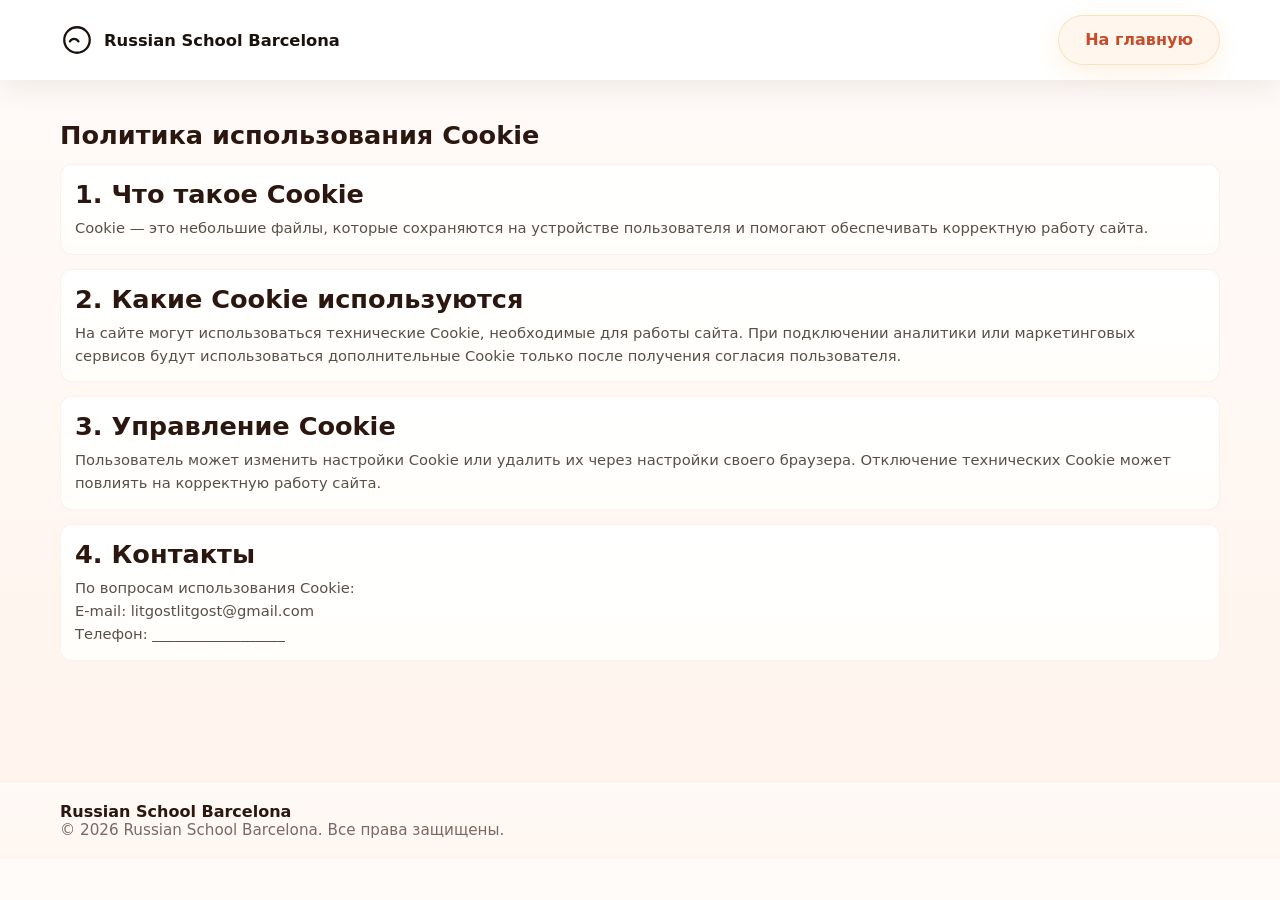
<file: cookie-policy.html>
<!doctype html>
<html lang="ru">
<head>
  <meta charset="utf-8" />
  <meta name="viewport" content="width=device-width,initial-scale=1" />
  <title>Политика Cookie — Russian School Barcelona</title>
  <meta name="description" content="Политика использования Cookie Russian School Barcelona." />
  <link rel="stylesheet" href="style.css">
</head>
<body>
  <a class="skip-link" href="#content">Перейти к содержимому</a>

  <header class="site-header scrolled" role="banner" aria-label="Главная шапка">
    <div class="container header-inner">
      <a class="logo" href="index.html" aria-label="Перейти на главную">
        <svg class="logo-icon" width="28" height="28" viewBox="0 0 24 24" fill="none" xmlns="http://www.w3.org/2000/svg" aria-hidden="true">
          <circle cx="12" cy="12" r="9" stroke="currentColor" stroke-width="1.6" fill="none" />
          <path d="M7 13c1.5-2.5 4.5-2.5 6 0" stroke="currentColor" stroke-width="1.6" stroke-linecap="round" stroke-linejoin="round" fill="none"/>
        </svg>
        <span class="logo-text">Russian School Barcelona</span>
      </a>
      <div class="header-controls">
        <a class="btn btn-secondary" href="index.html">На главную</a>
      </div>
    </div>
  </header>

  <main id="content" class="legal-page">
    <section class="contact" aria-labelledby="legal-title">
      <div class="container">
        <h1 id="legal-title" class="section-title">Политика использования Cookie</h1>

        <article class="cookie-option">
          <h2 class="section-title">1. Что такое Cookie</h2>
          <p>Cookie — это небольшие файлы, которые сохраняются на устройстве пользователя и помогают обеспечивать корректную работу сайта.</p>
        </article>

        <article class="cookie-option">
          <h2 class="section-title">2. Какие Cookie используются</h2>
          <p>На сайте могут использоваться технические Cookie, необходимые для работы сайта. При подключении аналитики или маркетинговых сервисов будут использоваться дополнительные Cookie только после получения согласия пользователя.</p>
        </article>

        <article class="cookie-option">
          <h2 class="section-title">3. Управление Cookie</h2>
          <p>Пользователь может изменить настройки Cookie или удалить их через настройки своего браузера. Отключение технических Cookie может повлиять на корректную работу сайта.</p>
        </article>

        <article class="cookie-option">
          <h2 class="section-title">4. Контакты</h2>
          <p>По вопросам использования Cookie:<br>E-mail: litgostlitgost@gmail.com<br>Телефон: __________________</p>
        </article>
      </div>
    </section>
  </main>

  <footer class="site-footer">
    <div class="container footer-inner">
      <div class="footer-left">
        <div class="logo-small">Russian School Barcelona</div>
        <div class="footer-copy">© 2026 Russian School Barcelona. Все права защищены.</div>
      </div>
    </div>
  </footer>
</body>
</html>
</file>
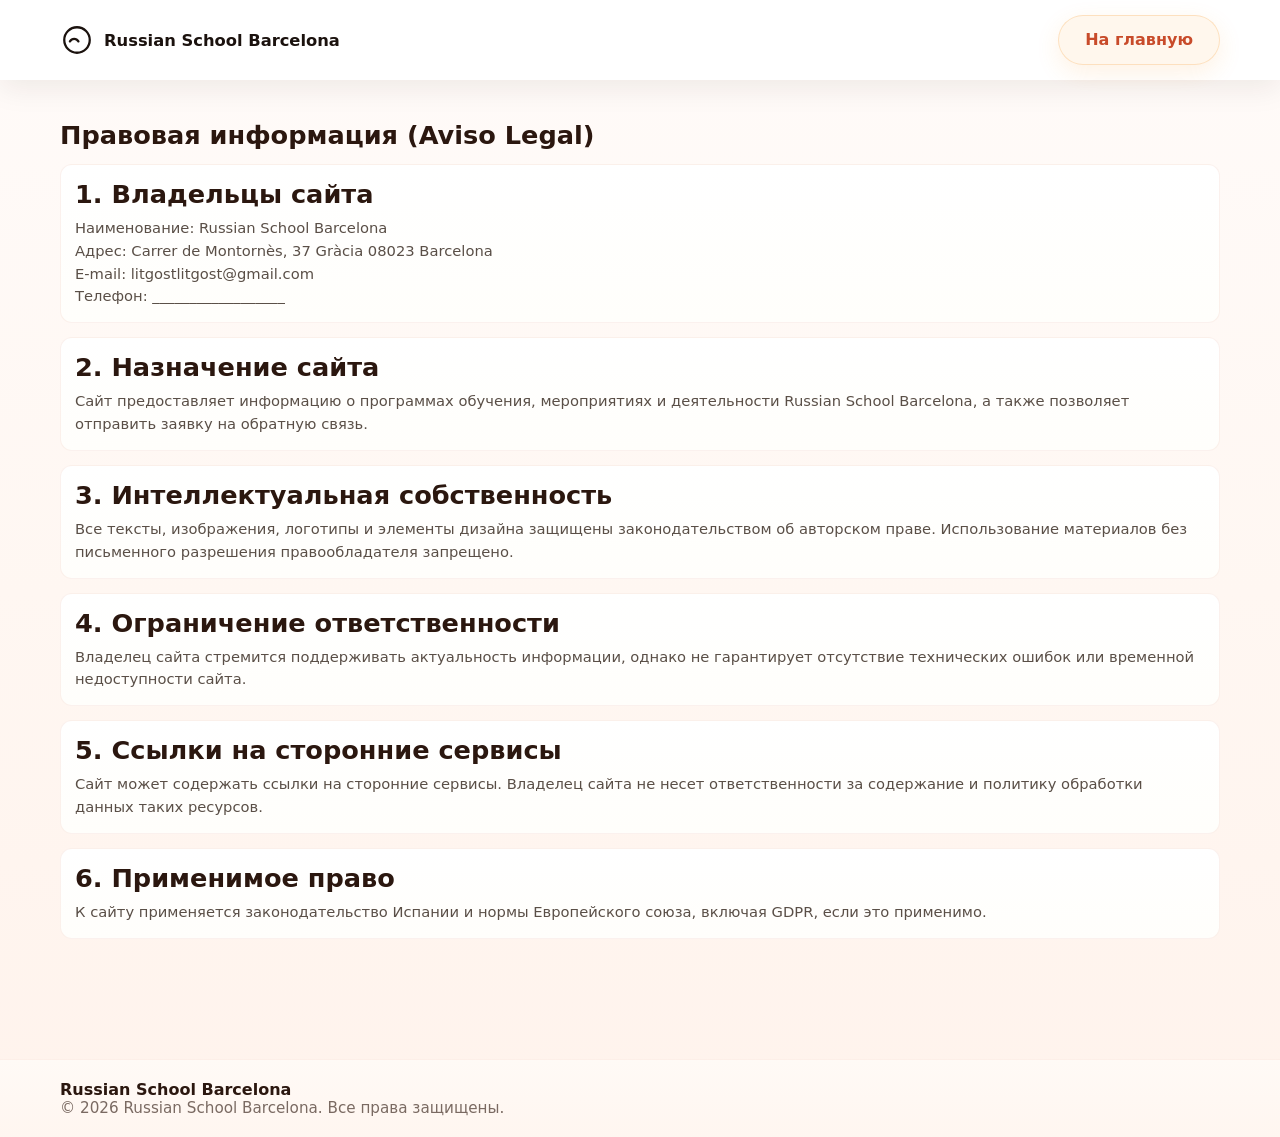
<file: legal-notice.html>
<!doctype html>
<html lang="ru">
<head>
  <meta charset="utf-8" />
  <meta name="viewport" content="width=device-width,initial-scale=1" />
  <title>Правовая информация (Aviso Legal) — Russian School Barcelona</title>
  <meta name="description" content="Правовая информация (Aviso Legal) Russian School Barcelona." />
  <link rel="stylesheet" href="style.css">
</head>
<body>
  <a class="skip-link" href="#content">Перейти к содержимому</a>

  <header class="site-header scrolled" role="banner" aria-label="Главная шапка">
    <div class="container header-inner">
      <a class="logo" href="index.html" aria-label="Перейти на главную">
        <svg class="logo-icon" width="28" height="28" viewBox="0 0 24 24" fill="none" xmlns="http://www.w3.org/2000/svg" aria-hidden="true">
          <circle cx="12" cy="12" r="9" stroke="currentColor" stroke-width="1.6" fill="none" />
          <path d="M7 13c1.5-2.5 4.5-2.5 6 0" stroke="currentColor" stroke-width="1.6" stroke-linecap="round" stroke-linejoin="round" fill="none"/>
        </svg>
        <span class="logo-text">Russian School Barcelona</span>
      </a>
      <div class="header-controls">
        <a class="btn btn-secondary" href="index.html">На главную</a>
      </div>
    </div>
  </header>

  <main id="content" class="legal-page">
    <section class="contact" aria-labelledby="legal-title">
      <div class="container">
        <h1 id="legal-title" class="section-title">Правовая информация (Aviso Legal)</h1>

        <article class="cookie-option">
          <h2 class="section-title">1. Владельцы сайта</h2>
          <p>Наименование: Russian School Barcelona<br>Адрес: Carrer de Montornès, 37 Gràcia 08023 Barcelona<br>E-mail: litgostlitgost@gmail.com<br>Телефон: __________________</p>
        </article>

        <article class="cookie-option">
          <h2 class="section-title">2. Назначение сайта</h2>
          <p>Сайт предоставляет информацию о программах обучения, мероприятиях и деятельности Russian School Barcelona, а также позволяет отправить заявку на обратную связь.</p>
        </article>

        <article class="cookie-option">
          <h2 class="section-title">3. Интеллектуальная собственность</h2>
          <p>Все тексты, изображения, логотипы и элементы дизайна защищены законодательством об авторском праве. Использование материалов без письменного разрешения правообладателя запрещено.</p>
        </article>

        <article class="cookie-option">
          <h2 class="section-title">4. Ограничение ответственности</h2>
          <p>Владелец сайта стремится поддерживать актуальность информации, однако не гарантирует отсутствие технических ошибок или временной недоступности сайта.</p>
        </article>

        <article class="cookie-option">
          <h2 class="section-title">5. Ссылки на сторонние сервисы</h2>
          <p>Сайт может содержать ссылки на сторонние сервисы. Владелец сайта не несет ответственности за содержание и политику обработки данных таких ресурсов.</p>
        </article>

        <article class="cookie-option">
          <h2 class="section-title">6. Применимое право</h2>
          <p>К сайту применяется законодательство Испании и нормы Европейского союза, включая GDPR, если это применимо.</p>
        </article>
      </div>
    </section>
  </main>

  <footer class="site-footer">
    <div class="container footer-inner">
      <div class="footer-left">
        <div class="logo-small">Russian School Barcelona</div>
        <div class="footer-copy">© 2026 Russian School Barcelona. Все права защищены.</div>
      </div>
    </div>
  </footer>
</body>
</html>
</file>
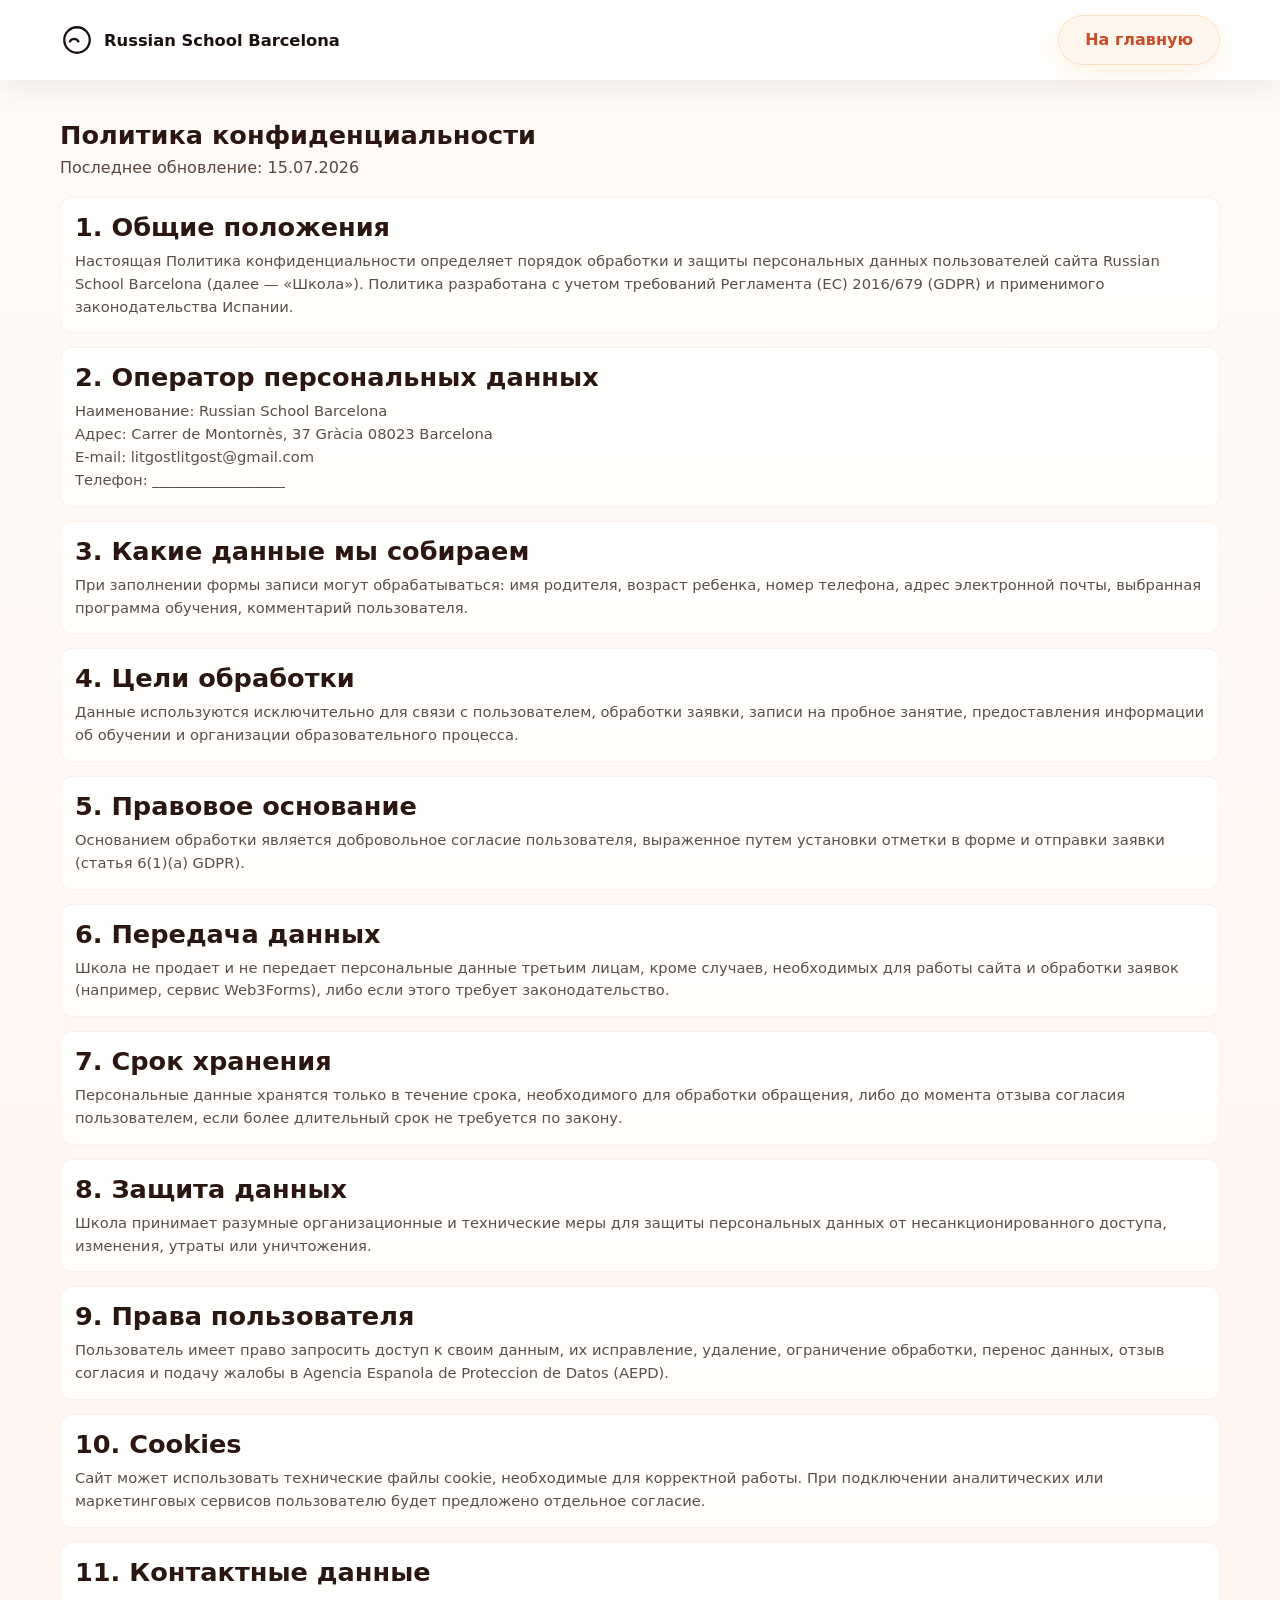
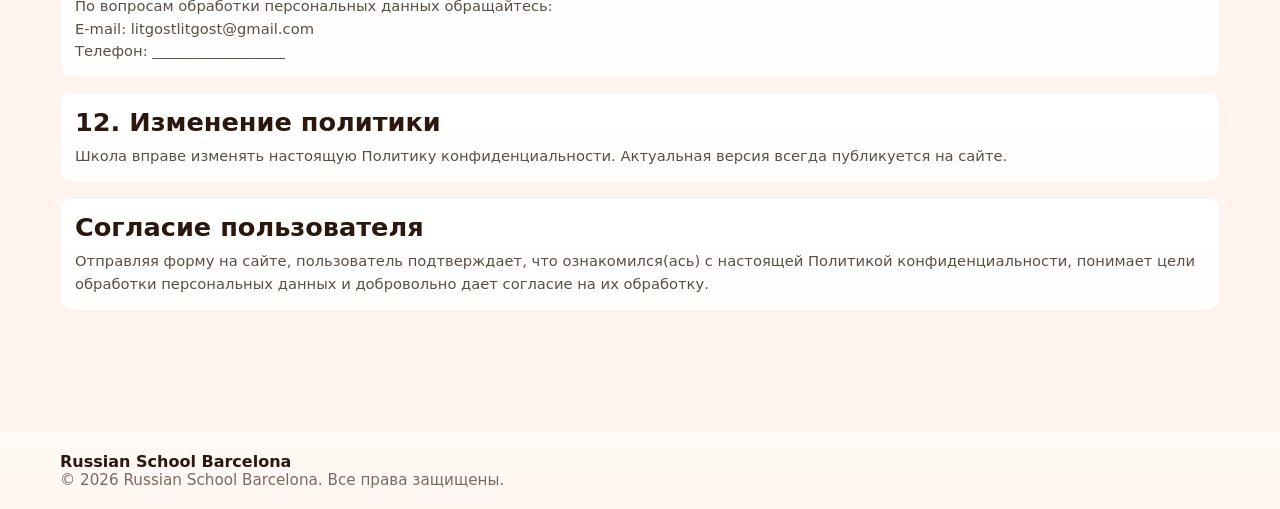
<file: privacy-policy.html>
<!doctype html>
<html lang="ru">
<head>
  <meta charset="utf-8" />
  <meta name="viewport" content="width=device-width,initial-scale=1" />
  <title>Политика конфиденциальности — Russian School Barcelona</title>
  <meta name="description" content="Политика конфиденциальности Russian School Barcelona." />
  <link rel="stylesheet" href="style.css">
</head>
<body>
  <a class="skip-link" href="#content">Перейти к содержимому</a>

  <header class="site-header scrolled" role="banner" aria-label="Главная шапка">
    <div class="container header-inner">
      <a class="logo" href="index.html" aria-label="Перейти на главную">
        <svg class="logo-icon" width="28" height="28" viewBox="0 0 24 24" fill="none" xmlns="http://www.w3.org/2000/svg" aria-hidden="true">
          <circle cx="12" cy="12" r="9" stroke="currentColor" stroke-width="1.6" fill="none" />
          <path d="M7 13c1.5-2.5 4.5-2.5 6 0" stroke="currentColor" stroke-width="1.6" stroke-linecap="round" stroke-linejoin="round" fill="none"/>
        </svg>
        <span class="logo-text">Russian School Barcelona</span>
      </a>
      <div class="header-controls">
        <a class="btn btn-secondary" href="index.html">На главную</a>
      </div>
    </div>
  </header>

  <main id="content" class="legal-page">
    <section class="contact" aria-labelledby="legal-title">
      <div class="container">
        <h1 id="legal-title" class="section-title">Политика конфиденциальности</h1>
        <p class="section-lead">Последнее обновление: 15.07.2026</p>

        <article class="cookie-option">
          <h2 class="section-title">1. Общие положения</h2>
          <p>Настоящая Политика конфиденциальности определяет порядок обработки и защиты персональных данных пользователей сайта Russian School Barcelona (далее — «Школа»). Политика разработана с учетом требований Регламента (ЕС) 2016/679 (GDPR) и применимого законодательства Испании.</p>
        </article>

        <article class="cookie-option">
          <h2 class="section-title">2. Оператор персональных данных</h2>
          <p>Наименование: Russian School Barcelona<br>Адрес: Carrer de Montornès, 37 Gràcia 08023 Barcelona<br>E-mail: litgostlitgost@gmail.com<br>Телефон: __________________</p>
        </article>

        <article class="cookie-option">
          <h2 class="section-title">3. Какие данные мы собираем</h2>
          <p>При заполнении формы записи могут обрабатываться: имя родителя, возраст ребенка, номер телефона, адрес электронной почты, выбранная программа обучения, комментарий пользователя.</p>
        </article>

        <article class="cookie-option">
          <h2 class="section-title">4. Цели обработки</h2>
          <p>Данные используются исключительно для связи с пользователем, обработки заявки, записи на пробное занятие, предоставления информации об обучении и организации образовательного процесса.</p>
        </article>

        <article class="cookie-option">
          <h2 class="section-title">5. Правовое основание</h2>
          <p>Основанием обработки является добровольное согласие пользователя, выраженное путем установки отметки в форме и отправки заявки (статья 6(1)(a) GDPR).</p>
        </article>

        <article class="cookie-option">
          <h2 class="section-title">6. Передача данных</h2>
          <p>Школа не продает и не передает персональные данные третьим лицам, кроме случаев, необходимых для работы сайта и обработки заявок (например, сервис Web3Forms), либо если этого требует законодательство.</p>
        </article>

        <article class="cookie-option">
          <h2 class="section-title">7. Срок хранения</h2>
          <p>Персональные данные хранятся только в течение срока, необходимого для обработки обращения, либо до момента отзыва согласия пользователем, если более длительный срок не требуется по закону.</p>
        </article>

        <article class="cookie-option">
          <h2 class="section-title">8. Защита данных</h2>
          <p>Школа принимает разумные организационные и технические меры для защиты персональных данных от несанкционированного доступа, изменения, утраты или уничтожения.</p>
        </article>

        <article class="cookie-option">
          <h2 class="section-title">9. Права пользователя</h2>
          <p>Пользователь имеет право запросить доступ к своим данным, их исправление, удаление, ограничение обработки, перенос данных, отзыв согласия и подачу жалобы в Agencia Espanola de Proteccion de Datos (AEPD).</p>
        </article>

        <article class="cookie-option">
          <h2 class="section-title">10. Cookies</h2>
          <p>Сайт может использовать технические файлы cookie, необходимые для корректной работы. При подключении аналитических или маркетинговых сервисов пользователю будет предложено отдельное согласие.</p>
        </article>

        <article class="cookie-option">
          <h2 class="section-title">11. Контактные данные</h2>
          <p>По вопросам обработки персональных данных обращайтесь:<br>E-mail: litgostlitgost@gmail.com<br>Телефон: __________________</p>
        </article>

        <article class="cookie-option">
          <h2 class="section-title">12. Изменение политики</h2>
          <p>Школа вправе изменять настоящую Политику конфиденциальности. Актуальная версия всегда публикуется на сайте.</p>
        </article>

        <article class="cookie-option">
          <h2 class="section-title">Согласие пользователя</h2>
          <p>Отправляя форму на сайте, пользователь подтверждает, что ознакомился(ась) с настоящей Политикой конфиденциальности, понимает цели обработки персональных данных и добровольно дает согласие на их обработку.</p>
        </article>
      </div>
    </section>
  </main>

  <footer class="site-footer">
    <div class="container footer-inner">
      <div class="footer-left">
        <div class="logo-small">Russian School Barcelona</div>
        <div class="footer-copy">© 2026 Russian School Barcelona. Все права защищены.</div>
      </div>
    </div>
  </footer>
</body>
</html>
</file>
<file: style.css>
﻿:root{
  --max-w:1200px;
  --bg-1: #FFD9C2; /* warm */
  --bg-2: #FFE8B8;
  --accent: #C84B2A;
  --muted: #6b5a50;
  --radius: 12px;
  --radius-lg: 16px;
  --shadow-1: 0 8px 20px rgba(34,20,12,0.06);
  --shadow-2: 0 16px 40px rgba(34,20,12,0.08);
  --glass: linear-gradient(180deg,#fff,#fffefb);
  --trans: 240ms;
}

*{box-sizing:border-box}
html,body{height:auto}
body{
  margin:0;
  font-family: Inter, system-ui, -apple-system, "Segoe UI", Roboto, "Helvetica Neue", Arial;
  color:#1b120e;
  -webkit-font-smoothing:antialiased;
  -moz-osx-font-smoothing:grayscale;
  background-color:#fffaf7;
  background-image:linear-gradient(180deg, #fffbf9 0%, #fff7f2 52%, #fff3ec 100%);
}

.skip-link{position:absolute;left:8px;top:8px;padding:8px 12px;background:#fff;border-radius:8px;color:var(--accent);z-index:60;transform:translateY(-120%);transition:transform .18s ease}
.skip-link:focus{transform:translateY(0);outline:2px solid rgba(200,80,40,0.12)}

.container{
  max-width:var(--max-w);
  margin:0 auto;
  padding:0 20px;
}

/* --- Header / Navigation --- */
.site-header{
  position:absolute;
  top:0;
  left:0;
  right:0;
  z-index:90;
  backdrop-filter: blur(8px);
  background: rgba(255,255,255,0.60);
  transition: background var(--trans) ease, box-shadow var(--trans) ease;
}
.site-header.scrolled{background: rgba(255,255,255,0.90); box-shadow: 0 8px 30px rgba(34,20,12,0.08)}
.header-inner{height:80px; display:flex; align-items:center; justify-content:space-between; gap:18px}

.logo{display:flex;align-items:center;gap:10px;text-decoration:none;color:inherit;font-weight:700}
.logo-icon{display:block;height:34px;width:auto;object-fit:contain}
.logo-text{font-size:1.02rem}

.primary-nav{display:block}
.nav-list{display:flex;gap:18px;align-items:center;list-style:none;margin:0;padding:0}
.nav-link{display:inline-block;padding:8px 6px;color:var(--muted);text-decoration:none;position:relative;transition:color var(--trans) ease, transform var(--trans) ease}
.nav-link:hover{color:var(--accent);transform:translateY(-2px)}
.nav-link.active, .nav-link[aria-current="true"]{color:var(--accent);}

.header-controls{display:flex;align-items:center;gap:12px}
.btn{display:inline-flex;align-items:center;justify-content:center;padding:14px 28px;border-radius:999px;text-decoration:none;font-weight:700;line-height:1.2;transition:transform var(--trans) ease, box-shadow var(--trans) ease, background var(--trans) ease}
.btn-cta{background:linear-gradient(90deg,#ffb26b,#ff8a5a);color:#fff;box-shadow:0 8px 30px rgba(255,138,90,0.12)}
.btn-cta:hover{transform:translateY(-4px) scale(1.02);box-shadow:0 20px 44px rgba(255,138,90,0.14)}
.btn-secondary{background:rgba(247,147,30,0.1);color:var(--accent);border:1px solid rgba(247,147,30,0.22);box-shadow:0 8px 24px rgba(247,147,30,0.12)}
.btn-secondary:hover{background:rgba(247,147,30,0.16);transform:translateY(-2px)}

.burger{display:none;border:0;background:transparent;padding:8px;cursor:pointer}
.burger-box{width:28px;height:18px;display:inline-block;position:relative}
.burger-inner, .burger-inner::before, .burger-inner::after{display:block;background:var(--muted);height:2px;border-radius:2px;position:relative}
.burger-inner{top:8px}
.burger-inner::before, .burger-inner::after{content:"";position:absolute;left:0;right:0}
.burger-inner::before{top:-8px}
.burger-inner::after{top:8px}
.burger[aria-expanded="true"] .burger-inner{background:transparent}
.burger[aria-expanded="true"] .burger-inner::before{transform:rotate(45deg) translate(4px,4px)}
.burger[aria-expanded="true"] .burger-inner::after{transform:rotate(-45deg) translate(4px,-4px)}

.mobile-menu{position:fixed;inset:0;background:rgba(255,253,250,0.98);display:flex;align-items:center;justify-content:center;z-index:95;opacity:0;pointer-events:none;transition:opacity .28s ease, transform .28s ease}
.mobile-menu[aria-hidden="false"]{opacity:1;pointer-events:auto}
.mobile-menu-inner{width:100%;max-width:520px;padding:32px}
.mobile-menu nav ul{list-style:none;padding:0;margin:0;display:flex;flex-direction:column;gap:18px}
.mobile-link{display:block;font-size:1.5rem;text-decoration:none;color:var(--muted);padding:10px}
.mobile-cta{display:inline-block;margin-top:12px;padding:12px 18px;border-radius:999px;background:linear-gradient(90deg,#ffb26b,#ff8a5a);color:#fff;text-align:center}

@media (max-width:768px){
  .primary-nav{display:none}
  .burger{display:inline-flex}
  .header-controls .btn-cta{display:none}
}

/* =============================================
   FOX MASCOT — universal system
   ============================================= */
.fox{
  position:absolute;
  pointer-events:none;
  user-select:none;
  width:140px;
  height:auto;
  z-index:4;
}

/* Hero fox — выглядывает снизу справа */
.fox-hero{
  right:0;
  bottom:0;
  width:150px;
  transform:translateY(30%);
  z-index:3;
}

/* О школе: лисичка удалена */
.about-visual{
  position:relative;
}

/* Преимущества: лисичка удалена */
.benefits-right{
  position:relative;
}

/* Возрастные группы: выглядывает из-за панели вкладок */
.ages-tabs-wrap{
  position:relative;
}
.fox-ages{
  position:absolute;
  right:-10px;
  bottom:-40px;
  width:120px;
  transform:rotate(-5deg);
  z-index:5;
}

/* События: лисичка удалена */
.event-card-first{
  position:relative;
}

/* FAQ: выглядывает из-за первой карточки */
.faq-card-first{
  position:relative;
  overflow:visible;
}
.fox-faq{
  position:absolute;
  top:auto;
  bottom:-12px;
  left:auto;
  right:16px;
  width:110px;
  transform:none;
  z-index:5;
}

/* Преподаватели: лисичка удалена */
.team-photo-wrap{
  position:relative;
}

/* Контакты: рядом с кнопкой WhatsApp */
.ccard-wa{
  overflow:visible;
}
.fox-contact{
  position:absolute;
  right:-12px;
  bottom:-16px;
  width:130px;
  transform:rotate(5deg);
  z-index:5;
  pointer-events:none;
}

@media (max-width:1080px){
  .fox{ width:100px; }
  .fox-hero{ width:110px; }
  .fox-ages{ width:100px; }
  .fox-faq{ width:90px; }
  .fox-contact{ width:100px; }
}

@media (max-width:720px){
  .logo-icon{height:60px; width:auto;}
  .fox{ width:70px; }
  .fox-hero{ width:80px; display:none !important; }
  .fox-ages{ width:70px; bottom:-30px; }
  .fox-faq{ width:70px; top:-20px; left:-16px; }
  .fox-contact{ width:70px; right:-6px; bottom:-10px; }
}

.hero{
  position:relative;
  width:100vw;
  min-height:100vh;
  margin-left:calc(-50vw + 50%);
  background-size:cover;
  background-position:center;
  background-attachment:fixed;
  overflow:hidden;
  display:flex;
  align-items:flex-start;
}

.hero-overlay{
  position:absolute;
  inset:0;
  background:rgba(0,0,0,0.25);
  pointer-events:none;
}

.hero-gradient{
  position:absolute;
  inset:0;
  background:linear-gradient(
    90deg,
    rgba(0,0,0,0.55) 0%,
    rgba(0,0,0,0.35) 35%,
    rgba(0,0,0,0.10) 65%,
    rgba(0,0,0,0) 100%
  );
  pointer-events:none;
}

.hero::before{
  content:'';
}

.hero::after{
  content:'';
}

.hero-inner{
  position:relative;
  z-index:2;
  width:100%;
  padding-top:140px;
  padding-left:max(100px, 6vw);
  padding-right:20px;
  display:flex;
  align-items:flex-start;
}

.hero-glass-box{
  background:rgba(255,255,255,0.12);
  backdrop-filter:blur(20px);
  -webkit-backdrop-filter:blur(20px);
  border:1px solid rgba(255,255,255,0.18);
  border-radius:28px;
  padding:48px;
  box-shadow:0 20px 60px rgba(0,0,0,0.18);
  max-width:620px;
  opacity:0;
  transform:translateY(20px);
  animation:fadeUp .8s ease forwards .12s;
}

.hero-copy{
  max-width:560px;
}

.hero-badge{
  display:inline-flex;
  align-items:center;
  padding:12px 18px;
  border-radius:999px;
  border:1px solid rgba(255,255,255,0.25);
  background:rgba(255,255,255,0.12);
  font-size:0.95rem;
  color:#fff;
  backdrop-filter:blur(8px);
  margin-bottom:36px;
  opacity:0;
  transform:translateY(18px);
  animation:fadeUp .8s ease forwards .16s;
}

.hero-title{
  margin:0 0 32px 0;
  font-size:clamp(3.8rem, 5vw, 4.2rem);
  line-height:1.06;
  letter-spacing:-0.03em;
  font-weight:800;
  max-width:18ch;
  color:#fff;
  text-align:left;
  opacity:0;
  transform:translateY(18px);
  animation:fadeUp .8s ease forwards .24s;
}

.hero-description{
  margin:0 0 28px 0;
  font-size:1.1rem;
  line-height:1.9;
  color:rgba(255,255,255,0.95);
  max-width:36rem;
  opacity:0;
  transform:translateY(18px);
  animation:fadeUp .8s ease forwards .32s;
}

.hero-tagline{
  margin:0 0 40px 0;
  font-size:1rem;
  color:rgba(255,255,255,0.85);
  opacity:0;
  transform:translateY(18px);
  animation:fadeUp .8s ease forwards .40s;
}

.hero-action{
  display:flex;
  flex-wrap:wrap;
  gap:18px;
  margin-top:8px;
  opacity:0;
  transform:translateY(18px);
  animation:fadeUp .8s ease forwards .48s;
}

.hero-cta{
  display:inline-flex;
  align-items:center;
  justify-content:center;
  min-width:220px;
  height:56px;
  padding:0 32px;
  border-radius:999px;
  font-weight:700;
  text-decoration:none;
  transition:transform var(--trans), box-shadow var(--trans), background var(--trans), border-color var(--trans);
}

.hero-cta-primary{
  background:#F7931E;
  color:#fff;
  box-shadow:0 18px 36px rgba(247,147,30,0.32);
}

.hero-cta-secondary{
  background:rgba(255,255,255,0.18);
  color:#fff;
  border:1px solid rgba(255,255,255,0.35);
  backdrop-filter:blur(8px);
  box-shadow:0 14px 35px rgba(0,0,0,0.15);
}

.hero-cta:hover{
  transform:translateY(-2px) scale(1.03);
}

.mobile-only{display:none!important;}


@keyframes fadeUp{
  to{opacity:1; transform:translateY(0);}
}

@keyframes fadeInRight{
  to{opacity:1; transform:translateX(0);}
}

@media (max-width:980px){
  .hero{ background-attachment:scroll; }
  .hero-inner{padding-top:120px; padding-left:max(60px, 5vw);}
  .hero-glass-box{padding:36px;}
  .fox-faq{ width:70px; right:12px; bottom:6px; top:auto; left:auto; }
  .hero-description{font-size:1rem;}
}

@media (max-width:720px){
  .desktop-only{display:none!important;}
  .mobile-only{display:block!important;}
  .hero{position:relative; overflow:hidden; min-height:100svh; width:100%; background-image:none!important;}
  .hero-inner{padding:0; min-height:100svh; flex-direction:column; align-items:stretch; justify-content:flex-start; gap:0; position:relative; z-index:2;}
  .hero-mobile-image{position:absolute; inset:0; width:100%; height:100%; object-fit:cover; z-index:0; pointer-events:none;}
  .hero-overlay,
  .hero-gradient{z-index:1;}
  .hero-glass-box{position:absolute; inset:0; width:100%; height:100%; max-width:none; margin:0; z-index:2; background:none!important; border:none!important; box-shadow:none!important; backdrop-filter:none!important; -webkit-backdrop-filter:none!important; border-radius:0; padding:0;}
  .hero-copy{position:absolute; top:96px; left:16px; right:auto; z-index:3; text-align:left; margin:0; width:fit-content; max-width:calc(100vw - 32px); box-sizing:border-box; background:rgba(255,255,255,0.12); backdrop-filter:blur(20px); -webkit-backdrop-filter:blur(20px); border:1px solid rgba(255,255,255,0.18); border-radius:28px; box-shadow:0 20px 60px rgba(0,0,0,0.18); padding:18px 20px;}
  .hero-title{display:none!important; font-size:clamp(2.4rem, 8vw, 3.2rem); margin-bottom:18px;}
  .hero-description.mobile-only{font-size:25px; line-height:1.12; color:#fff; text-shadow:0 2px 14px rgba(0,0,0,0.45); margin:0; text-align:left; max-width:none;}
  .hero-mobile-main{display:block;}
  .hero-mobile-age{display:block; margin-top:8px; font-size:65%;}
  .hero-badge{margin-bottom:24px; font-size:0.9rem;}
  .hero-description,
  .hero-tagline{margin-left:0; margin-right:0; text-align:left;}
  .hero-action{position:absolute; left:50%!important; right:auto!important; bottom:80px!important; transform:translateX(-50%)!important; z-index:3; gap:12px; width:max-content!important; max-width:calc(100vw - 40px)!important; margin:0!important; align-self:auto;}
  .hero-action .btn,
  .hero-action .hero-cta{width:auto!important; max-width:calc(100vw - 40px)!important; min-width:0!important; box-sizing:border-box; white-space:normal; text-align:center; padding:15px 31px; font-size:1.0625rem;}
  .hero-cta{min-width:180px; font-size:0.95rem;}
}

@media (max-width:520px){
  .hero-copy{top:96px; left:16px; right:auto; width:fit-content; max-width:calc(100vw - 32px);}
  .hero-action{bottom:120px !important;}
}

.eyebrow{color:var(--accent);font-weight:700;letter-spacing:0.06em;margin:0 0 8px 0}

.about{padding:120px 0}
.about-grid{
  display:grid;
  grid-template-columns:55% 45%;
  gap:72px;
  align-items:start;
}
.about-text .section-title{margin-bottom:20px; font-size:clamp(2.5rem, 5vw, 4rem); line-height:1.08;}
.about-text p{margin:0 0 22px 0; color:#3f342e; font-size:1.05rem; line-height:1.75; max-width:660px;}
.about-visual img:not(.fox){
  width:100%;
  display:block;
  height:auto;
  object-fit:cover;
  object-position:center;
  border-radius:24px;
  box-shadow:var(--shadow-2);
}

@media (max-width:980px){
  .about-grid{grid-template-columns:1fr; gap:48px;}
  .about-text .section-title{font-size:clamp(2.2rem, 7vw, 3rem);}
}

@media (max-width:600px){
}

/* --- Events section --- */
.events{padding:120px 0}
.events-title{margin:0 0 20px 0;font-size:clamp(2.8rem, 5vw, 4.2rem);line-height:1.05;font-weight:800;color:#222;letter-spacing:-0.02em;text-align:center;}
.events-description{margin:0 auto 32px;color:#5a4f47;max-width:820px;font-size:1.05rem;line-height:1.8;text-align:center;}
.events-action{margin-bottom:48px}
.events-grid{display:grid;grid-template-columns:repeat(3,minmax(0,1fr));gap:32px;}
.event-card{display:flex;flex-direction:column;background:#fff;border-radius:24px;box-shadow:0 20px 60px rgba(34,20,12,0.08);overflow:hidden;transition:transform var(--trans) ease,box-shadow var(--trans) ease;height:100%;}
.event-card:hover{transform:translateY(-8px);box-shadow:0 32px 80px rgba(34,20,12,0.14);}
.event-visual{position:relative;overflow:hidden;height:260px;flex-shrink:0;}
.event-visual img{width:100%;height:100%;object-fit:cover;display:block;transition:transform var(--trans) ease;}
.event-card:hover .event-visual img{transform:scale(1.04);}
.event-content{padding:32px;display:flex;flex-direction:column;flex:1;}
.event-title{margin:0 0 16px 0;color:#222;font-size:1.35rem;line-height:1.25;font-weight:800;}
.event-desc{margin:0 0 24px 0;color:#5a4f47;font-size:1rem;line-height:1.75;flex:1;}
.btn-secondary, .event-button{display:inline-flex;align-items:center;justify-content:center;padding:14px 26px;border-radius:999px;border:1px solid rgba(247,147,30,0.22);background:rgba(247,147,30,0.08);color:var(--accent);text-decoration:none;font-weight:700;transition:background var(--trans) ease,transform var(--trans) ease;}
.btn-secondary:hover, .event-button:hover{background:rgba(247,147,30,0.16);transform:translateY(-2px);}

@media (max-width:1080px){
  .events-grid{grid-template-columns:repeat(2,minmax(0,1fr));}
}

@media (max-width:720px){
  .events-grid{grid-template-columns:1fr;}
  .events{padding:80px 0;}
  .events-title{font-size:clamp(2.2rem, 7vw, 3rem);}
  .events-description{font-size:1rem;margin-bottom:28px;}
  .events-action{margin-bottom:32px;}
  .event-content{padding:28px;gap:20px;}
  .event-title{font-size:1.45rem;}
  .events .btn-secondary{font-size:1.125rem;}
}

@media (max-width:520px){
  .events{padding:60px 0;}
  .events-description{font-size:0.95rem;}
  .event-card{border-radius:20px;}
  .event-visual{min-height:260px;}
  .event-content{padding:22px;}
  .event-title{font-size:1.35rem;}
  .btn-secondary, .event-button{padding:12px 22px;}
}

/* --- Signup form --- */
.signup{padding:64px 0}
.signup .section-title{
  max-width:760px;
  margin:0 auto 22px;
  text-align:center;
}
.signup .section-lead{
  max-width:760px;
  margin:0 auto 20px;
  text-align:center;
}
.signup-form{max-width:920px;margin:0 auto;display:flex;flex-direction:column;gap:16px}
.form-row{display:flex;gap:16px}
.form-field{display:block}
.form-field input,.form-field textarea{width:100%;padding:16px;border-radius:10px;border:1px solid #e6dcd2;font-size:1rem;background:#fff}
.form-field.full{width:100%}
.form-actions{text-align:center;margin-top:8px}
.signup .btn-cta{padding:14px 36px}

.consent-error{
  margin-top:4px;
  color:#8a2f2f;
  font-size:0.9rem;
  line-height:1.4;
}

.btn-spinner{
  display:inline-block;
  width:14px;
  height:14px;
  border:2px solid rgba(255,255,255,0.45);
  border-top-color:#fff;
  border-radius:50%;
  margin-right:8px;
  animation:btnSpin .7s linear infinite;
  vertical-align:-2px;
}

@keyframes btnSpin{
  to{transform:rotate(360deg)}
}

@media (max-width:720px){
  .form-row{flex-direction:column}
  .signup .btn-cta{font-size:1.125rem;}
}

/* --- Gallery --- */
.gallery{padding:56px 0}
.gallery-grid{display:grid;grid-template-columns:repeat(auto-fit,minmax(220px,1fr));gap:18px}
.photo{height:220px;border-radius:16px;background:linear-gradient(135deg,#ffd9c2,#fff1e6);box-shadow:var(--shadow-1);transition:transform var(--trans) ease}
.photo:hover{transform:translateY(-8px) scale(1.02)}

@media (max-width:520px){
  .photo{height:160px}
}

.hero-title{
  margin:0 0 12px 0;
  font-weight:800;
  color:#2b170f;
  font-size:clamp(2.4rem, 6.4vw, 4rem);
  line-height:1.02;
  letter-spacing:-0.01em;
  opacity:0;
  transform:translateY(20px);
  animation:rise .8s cubic-bezier(.2,.9,.28,1) forwards .18s;
}

.hero-subtitle{
  margin:0 0 8px 0;
  font-size:clamp(1rem,2.4vw,1.25rem);
  color:#4b3b33;
  opacity:0;
  transform:translateY(20px);
  animation:rise .8s cubic-bezier(.2,.9,.28,1) forwards .34s;
}

.hero-action{
  display:flex;
  align-items:center;
  justify-content:center;
  flex:0 0 auto;
}

.hero-cta{
  display:inline-grid;
  place-items:center;
  width:120px;
  height:120px;
  border-radius:9999px;
  background:#ffffff;
  color:var(--accent);
  text-decoration:none;
  box-shadow:0 10px 30px rgba(200,80,40,0.12);
  transition:transform var(--trans) ease, box-shadow var(--trans) ease, background var(--trans) ease;
  font-weight:700;
  font-size:1.05rem;
  opacity:0;
  transform:translateY(20px) scale(.98);
  animation:rise .9s cubic-bezier(.2,.9,.28,1) forwards .5s;
}

.hero-cta::before{
  content:"";
  display:block;
  width:22px;
  height:22px;
  border-right:3px solid currentColor;
  border-bottom:3px solid currentColor;
  transform:rotate(-45deg) translateY(-1px);
}

.hero-cta:hover{
  transform:translateY(-8px) scale(1.03);
  box-shadow:0 22px 46px rgba(200,80,40,0.18);
  background:linear-gradient(180deg,#fff,#fffef8);
}

@keyframes rise{
  to{opacity:1; transform:translateY(0) scale(1)}
}

.sr-only{ /* accessible label */
  position:absolute!important; width:1px!important; height:1px!important; padding:0!important; margin:-1px!important; overflow:hidden!important; clip:rect(0,0,0,0)!important; white-space:nowrap!important; border:0!important;
}

/* Responsive stack */
@media (max-width:880px){
  .hero-inner{flex-direction:column; align-items:flex-start; padding:60px 0}
  .hero-action{align-self:center; margin-top:18px}
}

@media (max-width:420px){
  .hero-cta{width:96px;height:96px}
  .hero-inner{padding:44px 0}
  .hero-title{font-size:clamp(1.8rem,7vw,2.4rem)}
}

/* --- Ages section --- */
.section-title{
  margin:0 0 8px 0;
  font-size:clamp(1.25rem,2.6vw,1.6rem);
  color:#2b170f;
  font-weight:700;
}
.section-lead{
  margin:0 0 20px 0;
  color:#5a463d;
  max-width:760px;
}

.ages{
  padding:120px 0;
}

.ages-title{
  margin:0 0 20px 0;
  font-size:clamp(2.2rem, 5vw, 3.6rem);
  line-height:1.08;
  letter-spacing:-0.02em;
  font-weight:800;
  color:#222;
}

.ages-description{
  margin:0 0 60px 0;
  font-size:1.1rem;
  line-height:1.8;
  color:#555;
  max-width:920px;
}

.ages-top{display:flex;flex-wrap:wrap;gap:18px;align-items:flex-start;margin-bottom:28px;}
.ages-cta{flex:none}

.ages-accordion{
  display:flex;
  gap:16px;
  margin-bottom:64px;
  flex-wrap:wrap;
}

.ages-accordion-item{
  display:contents;
}

.ages-tab-button{
  display:flex;
  flex-direction:column;
  align-items:flex-start;
  gap:6px;
  padding:24px 32px;
  border:2px solid #e6dcd2;
  border-radius:16px;
  background:#fff;
  text-align:left;
  cursor:pointer;
  transition:all var(--trans) ease;
  font-family:inherit;
  order:1;
}

.ages-tab-button:hover{
  border-color:#F7931E;
  background:#fffbf7;
}

.ages-tab-button.active{
  border-color:#F7931E;
  background:#F7931E;
}

.ages-tab-label{
  font-weight:700;
  font-size:1.05rem;
  color:inherit;
}

.ages-tab-button.active .ages-tab-label{
  color:#fff;
}

.ages-tab-age{
  font-size:0.9rem;
  color:#999;
  font-weight:600;
}

.ages-tab-button.active .ages-tab-age{
  color:rgba(255,255,255,0.85);
}

.ages-panels{
  position:relative;
}

.ages-panel{
  display:none;
  opacity:0;
  transition:opacity .32s ease;
  order:2;
  width:100%;
}

.ages-panel.active{
  display:block;
  opacity:1;
}

.ages-grid{
  display:grid;
  grid-template-columns:minmax(0, calc(45% - 32px)) minmax(0, calc(55% - 32px));
  gap:64px;
  align-items:flex-start;
}

.ages-left{
  position:relative;
}

.ages-panel-title{
  margin:0 0 24px 0;
  font-size:clamp(1.5rem, 3.5vw, 2.2rem);
  line-height:1.15;
  letter-spacing:-0.01em;
  font-weight:800;
  color:#222;
}

.ages-panel-desc{
  margin:0 0 40px 0;
  font-size:1.05rem;
  line-height:1.8;
  color:#555;
}

.ages-activities{
  display:flex;
  flex-direction:column;
  gap:16px;
}

.activity-card{
  padding:0;
  background:#ffffff;
  border-radius:20px;
  box-shadow:0 14px 40px rgba(34,20,12,0.08);
  transition:transform var(--trans) ease, box-shadow var(--trans) ease;
  cursor:pointer;
  overflow:hidden;
}

.activity-card:hover{
  transform:translateY(-4px);
  box-shadow:0 24px 72px rgba(34,20,12,0.14);
}

.activity-title,
.benefit-card-title-mobile.faq-question{
  width:100%;
  border:0;
  background:transparent;
  padding:18px 20px;
  text-align:left;
  font:inherit;
  margin:0;
  box-sizing:border-box;
  font-size:1rem;
  font-weight:700;
  color:#222;
  display:flex;
  align-items:center;
  justify-content:space-between;
  gap:12px;
  cursor:pointer;
}

.activity-title:hover,
.benefit-card-title-mobile.faq-question:hover{background:rgba(247,147,30,0.05);}

.activity-title:focus,
.benefit-card-title-mobile.faq-question:focus{outline:2px solid rgba(247,147,30,0.24);outline-offset:4px;}

.activity-title::after,
.benefit-card-title-mobile.faq-question::after{
  content:"";
  display:inline-block;
  width:14px;
  height:14px;
  border-right:2px solid #6b5a50;
  border-bottom:2px solid #6b5a50;
  transform:rotate(-45deg);
  transition:transform var(--trans) cubic-bezier(.2,.9,.28,1), border-color var(--trans) ease;
}

.activity-title[aria-expanded="true"]::after,
.benefit-card-title-mobile.faq-question[aria-expanded="true"]::after{
  transform:rotate(45deg);
  border-color:var(--accent);
}

.activity-desc,
.benefit-card-desc-mobile.faq-panel{
  margin:0;
  font-size:1rem;
  line-height:1.8;
  color:#5a4f47;
  height:0;
  overflow:hidden;
}

.activity-desc > p,
.benefit-card-desc-mobile.faq-panel > p{
  margin:0;
  padding:16px 20px 14px 20px;
}

.ages-right{
  position:relative;
  min-width:0;
  max-width:100%;
}

.ages-image{
  width:100%;
  height:auto;
  border-radius:24px;
  box-shadow:0 16px 48px rgba(34,20,12,0.1);
  display:block;
  object-fit:cover;
}

@media (max-width:1080px){
  .ages-grid{
    grid-template-columns:1fr;
    gap:48px;
  }
  .ages-accordion{
    gap:12px;
  }
  .ages-tab-button{
    padding:20px 24px;
    font-size:0.95rem;
  }
}

@media (max-width:880px){
  .ages{padding:80px 0}
  .ages-title{font-size:clamp(1.8rem, 5vw, 2.8rem)}
  .ages-description{font-size:1rem; margin-bottom:48px}
  .ages-panel-title{font-size:clamp(1.3rem, 4vw, 1.8rem)}
  .activity-card{padding:0}
  .ages-accordion{
    gap:10px;
  }
  .ages-tab-button{
    padding:18px 20px;
    font-size:0.9rem;
  }
}

@media (max-width:720px){
  .ages{padding:60px 0}
  .ages-accordion{
    flex-direction:column;
    gap:12px;
  }
  .ages-tab-button{
    width:100%;
    padding:20px 24px;
    font-size:1rem;
    display:grid;
    grid-template-columns:minmax(0,1fr) auto;
    align-items:center;
    column-gap:12px;
    row-gap:4px;
  }
  .ages-tab-age{grid-column:1;}
  .ages-tab-button::after{
    content:"";
    display:inline-block;
    width:14px;
    height:14px;
    border-right:2px solid #6b5a50;
    border-bottom:2px solid #6b5a50;
    transform:rotate(-45deg);
    transform-origin:center;
    transition:transform var(--trans) cubic-bezier(.2,.9,.28,1), border-color var(--trans) ease;
    flex-shrink:0;
  }
  .ages-tab-button::after{grid-column:2; grid-row:1 / span 2;}
  .ages-tab-button.active::after{
    transform:rotate(45deg);
    border-color:var(--accent);
  }
  .ages-left{position:relative;}
  .ages-panel-title{
    position:sticky;
    top:10px;
    z-index:8;
    background:rgba(255,255,255,0.96);
    -webkit-backdrop-filter:blur(8px);
    backdrop-filter:blur(8px);
    box-shadow:0 6px 20px rgba(34,20,12,0.08);
    border-radius:14px;
    padding:10px 14px;
    margin:0 0 20px 0;
    opacity:0;
    transform:translateY(4px);
    transition:opacity .22s ease, transform .22s ease;
  }
  .ages-panel.active .ages-panel-title{
    opacity:1;
    transform:translateY(0);
  }
  .ages-panel-title{font-size:clamp(1.2rem, 5vw, 1.6rem)}
  .ages-panel-desc{display:none}
  .activity-card{padding:0; border-radius:18px}
  .ages-activities .activity-title{font-size:1.125rem;}
  .activity-desc{
    font-size:0.9rem;
    max-height:none;
    opacity:0;
    padding:0;
    margin-top:0;
    transition:height .24s ease, opacity .24s ease, margin-top .24s ease;
  }
  .benefit-card-desc-mobile.faq-panel{
    font-size:calc(0.9rem + 2px);
    max-height:none;
    opacity:0;
    padding:0;
    margin-top:0;
    transition:height .24s ease, opacity .24s ease, margin-top .24s ease;
  }
  .activity-title[aria-expanded="true"] + .activity-desc,
  .benefit-card-title-mobile[aria-expanded="true"] + .benefit-card-desc-mobile{
    margin-top:12px;
    opacity:1;
  }
  .activity-desc > p{font-size:1.025rem;}
}

@media (max-width:520px){
  .ages{padding:48px 0}
  .ages-title{font-size:clamp(1.6rem, 6vw, 2.2rem); margin-bottom:16px}
  .ages-description{font-size:0.95rem; margin-bottom:32px}
  .ages-tab-button{
    padding:16px 18px;
    font-size:0.9rem;
  }
  .ages-tab-label{font-size:1rem}
  .ages-tab-age{font-size:0.85rem}
  .ages-panel-title{font-size:clamp(1rem, 5vw, 1.4rem)}
  .activity-card{padding:0; gap:8px}
  .activity-card{border-radius:16px}
  .activity-title,
  .benefit-card-title-mobile.faq-question{
    width:100%;
    padding:14px 16px;
  }
  .activity-desc > p,
  .benefit-card-desc-mobile.faq-panel > p{padding:16px 16px 14px}
  .activity-desc{font-size:0.85rem; line-height:1.6}
  .benefit-card-desc-mobile.faq-panel{font-size:calc(0.85rem + 2px); line-height:1.6}
}

@media (prefers-reduced-motion:reduce){
  .ages-panel, .activity-card{animation:none; transition:none}
}

/* --- Benefits section --- */
.benefits{padding:120px 0}

.benefits-grid{
  display:grid;
  grid-template-columns:minmax(280px,30%) minmax(300px,70%);
  gap:64px;
  align-items:start;
}

.benefits-left{
  position:sticky;
  top:140px;
}

.benefits-title{
  margin:0 0 28px 0;
  font-size:clamp(2rem, 4vw, 2.8rem);
  line-height:1.1;
  letter-spacing:-0.02em;
  font-weight:800;
  color:#222;
}

.benefits-intro{
  margin:0 0 36px 0;
  font-size:1.05rem;
  line-height:1.8;
  color:#555;
}

.benefits-right{
  display:grid;
  grid-template-columns:repeat(2, 1fr);
  gap:28px;
  align-items:stretch;
}

.benefit-card{
  display:flex;
  flex-direction:column;
  gap:20px;
  padding:40px;
  background:#ffffff;
  border-radius:24px;
  box-shadow:0 8px 24px rgba(34,20,12,0.06);
  transition:transform var(--trans) ease, box-shadow var(--trans) ease;
  cursor:default;
  height:100%;
}

.benefit-card:hover{
  transform:translateY(-6px) scale(1.02);
  box-shadow:0 20px 48px rgba(34,20,12,0.12);
}

.benefit-card-span{
  grid-column:1 / -1;
}

.benefit-icon{
  width:56px;
  height:56px;
  border-radius:16px;
  display:flex;
  align-items:center;
  justify-content:center;
  background:linear-gradient(135deg, rgba(247,147,30,0.15), rgba(255,190,100,0.1));
  color:#F7931E;
  flex-shrink:0;
}

.benefit-icon svg{
  width:32px;
  height:32px;
}

.benefit-card-title{
  margin:0;
  width:100%;
  text-align:left;
  background:transparent;
  border:0;
  padding:0;
  font-family:inherit;
  font-weight:700;
  color:#222;
}

.benefit-card-title-static{
  font-size:1.15rem;
  line-height:1.35;
  letter-spacing:-0.01em;
}

.benefit-card-desc{
  margin:0;
  font-size:0.95rem;
  line-height:1.75;
  color:#666;
}

.benefit-card-title-mobile.faq-question,
.benefit-card-desc-mobile.faq-panel{
  display:none;
}

.benefit-card-title-static,
.benefit-card-desc-static{
  display:block;
}

@media (max-width:1080px){
  .benefits-grid{
    grid-template-columns:1fr;
    gap:48px;
  }
  .benefits-left{
    position:static;
  }
}

@media (max-width:880px){
  .benefits{padding:80px 0}
  .benefits-title{font-size:clamp(1.8rem, 5vw, 2.4rem);}
  .benefits-right{
    grid-template-columns:1fr;
    gap:20px;
  }
  .benefit-card{padding:32px;}
}

@media (max-width:520px){
  .benefits{padding:60px 0}
  .benefits-intro{font-size:1rem;}
}

/* --- FAQ section --- */
.faq{padding:120px 0;}
.faq-grid{display:grid;grid-template-columns:minmax(280px,35%) minmax(320px,1fr);gap:64px;align-items:start;}
.faq-aside{max-width:420px;}
.faq-copy{margin:0 0 36px 0;color:#5a4f47;font-size:1.05rem;line-height:1.8;}
.faq-accordion{display:flex;flex-direction:column;gap:16px;}
.faq-card{background:#fff;border-radius:20px;box-shadow:0 14px 40px rgba(34,20,12,0.08);overflow:hidden;transition:transform var(--trans) ease,box-shadow var(--trans) ease;}
.faq-card:hover{transform:translateY(-4px);box-shadow:0 24px 72px rgba(34,20,12,0.14);}
.faq-question{width:100%;display:flex;align-items:center;justify-content:space-between;padding:28px 32px;border:none;background:transparent;text-align:left;font:inherit;color:#222;cursor:pointer;position:relative;transition:background var(--trans) ease;}
.faq-question:hover{background:rgba(247,147,30,0.05);}
.faq-question:focus{outline:2px solid rgba(247,147,30,0.24);outline-offset:4px;}
.faq-toggle-icon{display:none;}
.faq-panel{display:none;overflow:hidden;transition:height 280ms ease;}
.faq-panel p{margin:0;padding:0;line-height:1.8;color:#5a4f47;font-size:1rem;}

@media (max-width:1080px){
  .faq-grid{grid-template-columns:1fr;}
  .faq-aside{max-width:none;}
  .faq-aside .btn.btn-cta{display:flex;margin-inline:auto;}
}

@media (max-width:720px){
  .faq{padding:80px 0;}
  .faq-copy{font-size:1rem;margin-bottom:28px;}
  .faq-card{border-radius:18px;}
  .faq-question{padding:24px 26px;}
  .faq-panel p{padding:0;}
  .faq-toggle-icon{width:30px;height:30px;}
}

@media (max-width:520px){
  .faq{padding:60px 0;}
  .faq-copy{font-size:0.95rem;}
  .faq-question{padding:20px 22px;}
  .faq-panel p{padding:0;}
  .faq-card{border-radius:16px;}
}

@media (max-width:520px){
  .benefit-card{padding:24px; gap:16px;}
  .benefit-icon{width:48px; height:48px;}
  .benefit-card-title{font-size:1rem;}
  .benefit-card-desc{font-size:0.9rem;}
}

@media (max-width:720px){
  .benefit-card{
    padding:0;
    gap:0;
    height:auto;
    overflow:hidden;
  }


@media (max-width:720px){
  /* Добро пожаловать в Русскую школу */
  .about .section-title,
  .about-text p,

  /* Наши программы */
  .ages-title,
  .ages-description,
  .ages-panel-title,
  .ages-panel-desc,

  /* Больше, чем уроки русского языка */
  .benefits-title,
  .benefits-intro,
  .benefit-card-title-static,
  .benefit-card-desc,

  /* Театр и постановки / Конкурсы чтецов / Традиционные праздники */
  .events-title,
  .events-description,
  .event-title,
  .event-desc,

  /* Частые вопросы */
  .faq .section-title,
  .faq-copy,

  /* Свяжитесь с нами */
  .contact-heading,
  .contact-lead,
  .ccard-label,
  .ccard-value {
    text-align:center;
  }
}


@media (max-width:720px){
  .contact-lead,
  .signup .section-lead,
  .teacher-name,
  .team-description,
  .faq-copy,
  .events-description,
  .event-desc,
  .about-text p,
  .ages-description,
  .benefits-intro {
    font-size:1.125rem;
  }

  .ages-tab-label,
  .benefit-card-title-mobile.faq-question {
    font-size:1.125rem;
  }
}

  .benefit-icon{
    display:none;
  }

  .benefit-card-title-static,
  .benefit-card-desc-static{
    display:none;
  }

  .benefit-card-title-mobile.faq-question{
    display:flex;
  }

  .benefit-card-desc-mobile.faq-panel{
    display:block;
  }

}

/* --- Teachers carousel --- */
.teachers-carousel{
  position:relative;
  margin-bottom:40px;
}
.teacher-carousel-prev,
.teacher-carousel-next{
  position:absolute;
  top:50%;
  transform:translateY(-50%);
  width:48px;
  height:48px;
  border-radius:50%;
  border:none;
  background:rgba(255,255,255,0.80);
  backdrop-filter:blur(6px);
  -webkit-backdrop-filter:blur(6px);
  box-shadow:0 4px 18px rgba(34,20,12,0.14);
  color:#333;
  font-size:1.7rem;
  line-height:1;
  cursor:pointer;
  display:flex;
  align-items:center;
  justify-content:center;
  z-index:2;
  padding:0;
  transition:background .25s ease, transform .25s ease, opacity .25s ease;
}
.teacher-carousel-prev{ left:-28px; }
.teacher-carousel-next{ right:-28px; }
.teacher-carousel-prev:hover,
.teacher-carousel-next:hover{
  background:rgba(255,255,255,1);
  transform:translateY(-50%) scale(1.1);
}
.teacher-carousel-prev:disabled,
.teacher-carousel-next:disabled{
  opacity:0.3;
  cursor:default;
  pointer-events:none;
}

/* Ensure teachers arrows are always visible and over cards */
.teachers-carousel .teacher-carousel-prev,
.teachers-carousel .teacher-carousel-next{
  width:46px;
  height:46px;
  border-radius:50%;
  background:rgba(255,255,255,0.72);
  backdrop-filter:blur(8px);
  -webkit-backdrop-filter:blur(8px);
  box-shadow:0 8px 24px rgba(34,20,12,0.14);
  cursor:pointer;
  position:absolute;
  top:50%;
  z-index:6;
}
.teachers-grid.fading{
  opacity:0;
  transition:opacity .22s ease;
}
.teachers-grid{
  transition:opacity .22s ease;
}

.teacher-carousel-dots{
  display:none;
  justify-content:center;
  align-items:center;
  gap:8px;
  margin-top:14px;
}

.teacher-dot{
  width:8px;
  height:8px;
  border-radius:50%;
  border:0;
  padding:0;
  background:rgba(34,20,12,0.20);
  cursor:pointer;
  transition:transform .2s ease, background .2s ease;
}

.teacher-dot.is-active{
  background:rgba(34,20,12,0.65);
  transform:scale(1.15);
}

@media (max-width:720px){
  .teacher-carousel-prev{ left:-16px; }
  .teacher-carousel-next{ right:-16px; }
  .teacher-carousel-prev,
  .teacher-carousel-next{ width:40px; height:40px; font-size:1.4rem; }

  .teachers-carousel{
    width:100%;
    max-width:560px;
    margin:0 auto 18px;
    padding:0;
    display:flex;
    flex-direction:column;
    align-items:center;
    margin-bottom:18px;
  }

  .teachers-grid{
    width:100%;
    grid-template-columns:1fr;
    margin-bottom:0;
  }

  .teacher-card{
    width:92%;
    margin-left:auto;
    margin-right:auto;
    align-items:center;
    text-align:center;
  }

  .teacher-avatar{
    width:160px;
    height:160px;
    border-radius:16px;
    box-shadow:none;
    background:transparent;
  }

  .teacher-avatar img{
    width:100%;
    height:100%;
    margin:0;
    border-radius:16px;
    object-fit:cover;
    transform:scale(1.13);
    transform-origin:center;
  }

  .teacher-carousel-prev{ left:4px; }
  .teacher-carousel-next{ right:4px; }

  .teacher-carousel-dots{
    display:flex;
    width:100%;
    justify-content:center;
  }
}

.team{padding:120px 0}
.team-intro{max-width:760px;margin:0 auto 44px;text-align:center;}
.team-description{margin:0;color:#5a4f47;font-size:1.05rem;line-height:1.8;max-width:820px;margin:0 auto;}
.team-photo-wrap{width:100%;border-radius:28px;overflow:hidden;box-shadow:0 24px 80px rgba(34,20,12,0.12);margin:0 auto 44px;position:relative;}
.team-photo-wrap > img:first-child{width:100%;height:auto;display:block;border-radius:28px;}
.teachers-grid{display:grid;grid-template-columns:repeat(4,minmax(220px,1fr));gap:24px;margin-bottom:40px;}
.teacher-card{display:flex;flex-direction:column;align-items:center;text-align:center;padding:28px;gap:20px;border-radius:24px;background:#fff;box-shadow:0 14px 34px rgba(34,20,12,0.06);transition:transform var(--trans) ease,box-shadow var(--trans) ease;}
.teacher-card:hover,.teacher-card:focus{transform:translateY(-6px);box-shadow:0 28px 72px rgba(34,20,12,0.14);}
.teacher-avatar{width:110px;height:110px;border-radius:16px;overflow:hidden;flex-shrink:0;box-shadow:0 18px 36px rgba(34,20,12,0.08);transition:transform var(--trans) ease;background:#f5ede8;}
.teacher-avatar img{width:100%;height:100%;object-fit:cover;object-position:center;display:block;margin:0;transition:transform var(--trans) ease;border-radius:16px;}
.teacher-card:hover .teacher-avatar img{transform:scale(1.03);}

/* Individual teacher photo framing controls: edit only object-position values below to adjust the framing of each teacher's photo. */
.teachers-grid > .teacher-card[data-teacher-index="1"] .teacher-avatar > img { object-position: center 55%; }
.teachers-grid > .teacher-card[data-teacher-index="2"] .teacher-avatar > img { object-position: center 30%; }
.teachers-grid > .teacher-card[data-teacher-index="3"] .teacher-avatar > img { object-position: center 15%; }
.teachers-grid > .teacher-card[data-teacher-index="4"] .teacher-avatar > img { object-position: center 60%; }
.teachers-grid > .teacher-card[data-teacher-index="5"] .teacher-avatar > img { object-position: center 30%; }
.teachers-grid > .teacher-card[data-teacher-index="6"] .teacher-avatar > img { object-position: center 50%; }
.teachers-grid > .teacher-card[data-teacher-index="7"] .teacher-avatar > img { object-position: center 50%; }
.teachers-grid > .teacher-card[data-teacher-index="8"] .teacher-avatar > img { object-position: center -10%; }
.teachers-grid > .teacher-card[data-teacher-index="9"] .teacher-avatar > img { object-position: center -10%; }
.teachers-grid > .teacher-card[data-teacher-index="10"] .teacher-avatar > img { object-position: center 20%; }
.teachers-grid > .teacher-card[data-teacher-index="11"] .teacher-avatar > img { object-position: center 60%; }
.teachers-grid > .teacher-card[data-teacher-index="12"] .teacher-avatar > img { object-position: center 60%; }
.teachers-grid > .teacher-card[data-teacher-index="13"] .teacher-avatar > img { object-position: center 10%; }
.teachers-grid > .teacher-card[data-teacher-index="14"] .teacher-avatar > img { object-position: center -10%; }
.teachers-grid > .teacher-card[data-teacher-index="15"] .teacher-avatar > img { object-position: center 10%; }

@media (hover:hover) and (pointer:fine){
  .teacher-avatar img{cursor:zoom-in;}
}
.teacher-name{font-weight:700;font-size:1rem;color:#222;line-height:1.3;}
.teacher-role{font-size:0.95rem;color:#6b5a50;line-height:1.6;}
.teacher-desc{white-space:pre-line;}
.team-cta{text-align:center;margin-top:8px;}
.team-cta .btn-cta{padding:16px 36px;}

@media (max-width:1080px){
  .teachers-grid{grid-template-columns:repeat(2,minmax(220px,1fr));}
}

@media (max-width:720px){
  .team{padding:80px 0;}
  .teachers-grid{grid-template-columns:1fr; justify-items:center;}
  .teacher-card{padding:24px; height:auto; max-height:none;}
  .teacher-avatar{width:160px;height:160px;border-radius:16px;}
  .teacher-avatar img{width:100%;height:100%;border-radius:16px;object-fit:cover;transform:scale(1.13);transform-origin:center;}
}

@media (max-width:520px){
  .teacher-avatar{width:125px;height:125px;border-radius:16px;}
  .teacher-avatar img{width:100%;height:100%;border-radius:16px;object-fit:cover;transform:scale(1.13);transform-origin:center;}
  .teacher-name{font-size:1.125rem;}
  .teacher-role{font-size:0.9rem;}
}

/* Images inside cards and gallery */
.photo img{width:100%;height:100%;object-fit:cover;border-radius:16px;display:block}
.teacher-photo img{width:100%;height:100%;object-fit:cover;border-radius:16px;display:block}
.team-photo img{width:100%;height:100%;object-fit:cover;display:block}

/* Checkbox in form */
.form-field input[type="checkbox"]{width:auto;margin-right:8px}

/* --- Schedule section --- */
.schedule{padding:56px 0}
.schedule .section-title{margin-bottom:8px}
.schedule .section-lead{margin-bottom:20px}

.schedule-grid{
  display:grid;
  grid-template-columns: repeat(auto-fit, minmax(220px, 1fr));
  gap:18px;
}

.schedule-card{
  display:flex;
  gap:14px;
  align-items:center;
  padding:16px;
  border-radius:12px;
  background:linear-gradient(180deg,#fff,#fffefb);
  box-shadow:0 10px 28px rgba(34,20,12,0.04);
  transition:transform calc(var(--trans) + 40ms) cubic-bezier(.2,.9,.28,1), box-shadow calc(var(--trans) + 40ms) ease;
}

.schedule-card:hover, .schedule-card:focus{transform:translateY(-8px) scale(1.01); box-shadow:0 26px 60px rgba(34,20,12,0.10)}

.schedule-card .time{
  flex:0 0 84px;
  height:56px;
  display:grid; place-items:center;
  font-weight:800;
  color:var(--accent);
  background:linear-gradient(180deg, rgba(255,200,150,0.14), rgba(255,230,200,0.08));
  border-radius:10px;
  font-size:1.05rem;
}

.schedule-card .meta{display:flex; flex-direction:column}
.schedule-card .title{font-weight:700; color:#2b170f}
.schedule-card .age{font-size:.92rem; color:#6b5a50}

@media (max-width:520px){
  .schedule-card{padding:12px}
  .schedule-card .time{flex:0 0 72px;height:48px;font-size:0.98rem}
}

/* --- FAQ section --- */
.faq{padding:56px 0}
.faq .section-title{margin-bottom:8px}
.faq .section-lead{margin-bottom:20px}

.faq-list{display:grid; gap:12px}
.faq-item{background:linear-gradient(180deg,#fff,#fffefb); border-radius:12px; box-shadow:0 10px 28px rgba(34,20,12,0.04); overflow:hidden}

.faq-question{
  width:100%;
  text-align:left;
  background:transparent;
  border:0;
  padding:18px 20px;
  font-size:1rem;
  font-weight:700;
  display:flex;
  align-items:center;
  justify-content:space-between;
  gap:12px;
  cursor:pointer;
}

.faq-question:focus{outline:2px solid rgba(200,80,40,0.12); outline-offset:4px}

.faq-question::after{
  content:"";
  display:inline-block;
  width:14px; height:14px;
  border-right:2px solid #6b5a50; border-bottom:2px solid #6b5a50;
  transform:rotate(-45deg);
  transition:transform var(--trans) cubic-bezier(.2,.9,.28,1), border-color var(--trans) ease;
}

.faq-question[aria-expanded="true"]::after{transform:rotate(45deg); border-color:var(--accent)}

.faq-panel{
  padding:16px 20px 14px 20px;
  color:#5a463d;
  line-height:1.5;
  height:0;
  overflow:hidden;
}

.activity-card[aria-expanded="true"] .activity-desc,
.benefit-card-title-mobile[aria-expanded="true"] + .benefit-card-desc-mobile,
.faq-question[aria-expanded="true"] + .faq-panel > :first-child{
  margin-top:12px;
}

.activity-title[aria-expanded="true"] + .activity-desc > :first-child{
  margin-top:12px;
}

.activity-desc > * + *,
.benefit-card-desc > * + *,
.faq-panel > * + *{
  margin-top:10px;
}

/* Smooth fold/unfold for users who allow motion */
@media (prefers-reduced-motion: no-preference){
  .faq-panel,
  .activity-desc{transition:height .34s cubic-bezier(.2,.9,.28,1)}
}

@media (max-width:560px){
  .faq-question{padding:14px 16px}
  .faq-panel{padding:16px 16px 14px}
}



/* --- Contact section (redesigned) --- */
.contact{
  padding:120px 0;
  background:transparent !important;
}

.contact-layout{
  display:grid;
  grid-template-columns:40% 60%;
  gap:48px;
  align-items:start;
}

.contact-heading{
  margin:0 0 16px 0;
  font-size:clamp(2.2rem, 4vw, 3rem);
  font-weight:800;
  line-height:1.1;
  letter-spacing:-0.02em;
  color:#222;
}

.contact-lead{
  margin:0 0 36px 0;
  font-size:1.05rem;
  line-height:1.8;
  color:#5a4f47;
  max-width:420px;
}

.contact-cards{
  display:flex;
  flex-direction:column;
  gap:20px;
  margin-bottom:36px;
}

.ccard{
  position:relative;
  display:flex;
  align-items:flex-start;
  gap:20px;
  padding:28px 32px;
  background:#fff;
  border-radius:24px;
  box-shadow:0 8px 28px rgba(34,20,12,0.07);
  transition:transform var(--trans) ease, box-shadow var(--trans) ease;
  overflow:hidden;
}

.ccard:hover{
  transform:translateY(-6px);
  box-shadow:0 20px 56px rgba(34,20,12,0.13);
}

.ccard-wa{ overflow:visible; }

.ccard-icon{
  width:52px;
  height:52px;
  border-radius:16px;
  display:flex;
  align-items:center;
  justify-content:center;
  background:linear-gradient(135deg,rgba(247,147,30,0.15),rgba(255,190,100,0.1));
  color:#F7931E;
  flex-shrink:0;
}

.ccard-icon-wa{ background:linear-gradient(135deg,rgba(37,211,102,0.15),rgba(37,211,102,0.08)); color:#25D366; }
.ccard-icon-ig{ background:linear-gradient(135deg,rgba(225,48,108,0.15),rgba(193,53,132,0.08)); color:#E1306C; }

.ccard-body{
  display:flex;
  flex-direction:column;
  gap:6px;
}

.ccard-label{
  font-size:0.82rem;
  font-weight:700;
  letter-spacing:0.07em;
  text-transform:uppercase;
  color:#aaa;
}

.ccard-value{
  font-size:1rem;
  font-weight:600;
  color:#222;
  line-height:1.6;
}

.ccard-btn{
  display:inline-flex;
  align-items:center;
  margin-top:10px;
  padding:10px 22px;
  border-radius:999px;
  font-size:0.9rem;
  font-weight:700;
  text-decoration:none;
  background:rgba(247,147,30,0.1);
  color:var(--accent);
  border:1px solid rgba(247,147,30,0.22);
  transition:background var(--trans) ease, transform var(--trans) ease;
  width:fit-content;
}

.ccard-btn:hover{ background:rgba(247,147,30,0.18); transform:translateY(-2px); }

.ccard-btn-wa{
  background:rgba(37,211,102,0.1);
  color:#1a9e4a;
  border-color:rgba(37,211,102,0.25);
}
.ccard-btn-wa:hover{ background:rgba(37,211,102,0.18); }

.contact-actions{
  display:flex;
  flex-wrap:wrap;
  gap:14px;
}

.btn-contact-outline{
  display:inline-flex;
  align-items:center;
  justify-content:center;
  padding:14px 28px;
  border-radius:999px;
  font-weight:700;
  text-decoration:none;
  background:#fff;
  color:var(--accent);
  border:2px solid rgba(247,147,30,0.5);
  transition:transform var(--trans) ease, box-shadow var(--trans) ease, background var(--trans) ease;
}
.btn-contact-outline:hover{
  transform:scale(1.03);
  background:rgba(247,147,30,0.06);
  box-shadow:0 8px 24px rgba(247,147,30,0.14);
}

.contact-right{
  position:sticky;
  top:100px;
}

.contact-map-wrap{
  border-radius:24px;
  overflow:hidden;
  box-shadow:0 20px 60px rgba(34,20,12,0.1);
  height:550px;
  opacity:0;
  transform:translateY(24px);
  transition:opacity .7s ease, transform .7s ease;
}

.contact-map-wrap.in-view{
  opacity:1;
  transform:translateY(0);
}

.contact-map-wrap iframe{
  width:100%;
  height:100%;
  border:0;
  display:block;
}

@media (max-width:1080px){
  .contact-layout{
    grid-template-columns:1fr;
    gap:40px;
  }
  .contact-right{
    position:static;
  }
  .contact-map-wrap{
    height:420px;
  }
  .contact-lead{max-width:none;}
}

@media (max-width:720px){
  .contact{padding:80px 0;}
  .contact-heading{font-size:clamp(1.8rem,6vw,2.4rem);}
  .ccard{
    display:flex;
    flex-direction:column;
    align-items:center;
    text-align:center;
    padding:22px 24px;
  }
  .ccard-icon{
    margin-bottom:12px;
  }
  .contact-map-wrap{height:360px;}
  .contact-actions .btn,.contact-actions .btn-contact-outline{width:100%;justify-content:center;}
}

@media (max-width:520px){
  .contact{padding:60px 0;}
  .ccard{padding:18px 20px; gap:14px;}
  .ccard-icon{width:44px;height:44px;border-radius:12px;}
  .contact-map-wrap{height:300px;}
}

/* --- Ages slider --- */
.ages-slider{
  position:relative;
  display:block;
  width:100%;
  max-width:100%;
}
.ages-slider .ages-image{
  transition:opacity .25s ease;
}
.ages-slider .ages-image.fading{
  opacity:0;
}
.slider-btn{
  position:absolute;
  top:50%;
  transform:translateY(-50%);
  width:44px;
  height:44px;
  border-radius:50%;
  border:none;
  background:rgba(255,255,255,0.72);
  backdrop-filter:blur(6px);
  -webkit-backdrop-filter:blur(6px);
  box-shadow:0 4px 16px rgba(0,0,0,0.14);
  color:#333;
  font-size:1.5rem;
  line-height:1;
  cursor:pointer;
  display:flex;
  align-items:center;
  justify-content:center;
  transition:background .25s ease, transform .25s ease;
  z-index:2;
  padding:0;
}
.slider-btn--prev{ left:10px; }
.slider-btn--next{ right:10px; }
.slider-btn:hover{
  background:rgba(255,255,255,1);
  transform:translateY(-50%) scale(1.1);
}

/* --- Lightbox --- */
.lightbox{
  position:fixed;
  inset:0;
  z-index:200;
  display:flex;
  align-items:center;
  justify-content:center;
  opacity:0;
  transition:opacity .28s ease;
  pointer-events:none;
}
.lightbox:not([hidden]).is-open{
  opacity:1;
  pointer-events:auto;
}
.lightbox[hidden]{
  display:flex !important;
  opacity:0;
  pointer-events:none;
}
.lightbox-backdrop{
  position:absolute;
  inset:0;
  background:rgba(0,0,0,0.82);
  cursor:pointer;
}
.lightbox-inner{
  position:relative;
  z-index:1;
  display:flex;
  align-items:center;
  gap:16px;
  max-width:90vw;
  max-height:90vh;
}
.lightbox-img{
  display:block;
  max-width:80vw;
  max-height:82vh;
  border-radius:16px;
  box-shadow:0 24px 80px rgba(0,0,0,0.5);
  object-fit:contain;
  transition:opacity .25s ease;
}
.lightbox-img.fading{ opacity:0; }
.lightbox-close{
  position:absolute;
  top:-44px;
  right:0;
  width:40px;
  height:40px;
  border-radius:50%;
  border:none;
  background:rgba(255,255,255,0.18);
  color:#fff;
  font-size:1.4rem;
  line-height:1;
  cursor:pointer;
  display:flex;
  align-items:center;
  justify-content:center;
  transition:background .2s ease;
}
.lightbox-close:hover{ background:rgba(255,255,255,0.32); }
.lightbox-prev,
.lightbox-next{
  flex-shrink:0;
  width:46px;
  height:46px;
  border-radius:50%;
  border:none;
  background:rgba(255,255,255,0.72);
  backdrop-filter:blur(6px);
  color:#333;
  font-size:1.6rem;
  line-height:1;
  cursor:pointer;
  display:flex;
  align-items:center;
  justify-content:center;
  box-shadow:0 4px 16px rgba(0,0,0,0.2);
  transition:background .25s ease, transform .25s ease;
}
.lightbox-prev:hover,
.lightbox-next:hover{
  background:#fff;
  transform:scale(1.1);
}
.lightbox.is-single .lightbox-prev,
.lightbox.is-single .lightbox-next{
  display:none;
}
@media (max-width:600px){
  .lightbox-inner{
    width:100vw;
    max-width:100vw;
    box-sizing:border-box;
    padding:0 10px;
    justify-content:center;
  }
  .lightbox-img{
    width:auto;
    max-width:100%;
    height:auto;
    max-height:75vh;
  }
  .lightbox-prev,
  .lightbox-next{
    position:absolute;
    top:50%;
    width:38px;
    height:38px;
    font-size:1.3rem;
    transform:translateY(-50%);
  }
  .lightbox-prev{ left:12px; }
  .lightbox-next{ right:12px; }
}

/* --- Footer --- */
.site-footer{padding:20px 0; background:linear-gradient(180deg,#fffaf6,#fff6f0); border-top:1px solid rgba(200,80,40,0.04)}
.footer-inner{display:flex; align-items:center; justify-content:space-between; gap:20px}
.logo-small{font-weight:800; color:#2b170f}
.footer-copy{color:#7a6a62; font-size:0.95rem}

.footer-links{
  margin-top:10px;
  display:flex;
  flex-wrap:wrap;
  gap:12px 18px;
}

.footer-links a{
  color:var(--muted);
  text-decoration:none;
  font-size:0.92rem;
  transition:color var(--trans) ease;
}

.footer-links a:hover{color:var(--accent)}

.consent-field a{
  color:var(--accent);
  text-decoration:none;
}

.consent-field a:hover{text-decoration:underline}

.cookie-banner{
  position:fixed;
  left:20px;
  right:20px;
  bottom:20px;
  z-index:300;
  display:flex;
  align-items:flex-start;
  justify-content:space-between;
  gap:18px;
  padding:18px;
  border-radius:18px;
  background:rgba(255,255,255,0.88);
  backdrop-filter:blur(45px);
  -webkit-backdrop-filter:blur(45px);
  box-shadow:0 18px 46px rgba(34,20,12,0.16);
  border:1px solid rgba(255,255,255,0.5);
}

.cookie-banner[hidden]{display:none}

.cookie-banner-text{
  color:#3f342e;
  font-size:0.94rem;
  line-height:1.6;
  max-width:820px;
}

.cookie-banner-text a{
  color:var(--accent);
  text-decoration:none;
}

.cookie-banner-text a:hover{text-decoration:underline}

.cookie-banner-actions{
  display:flex;
  gap:10px;
  flex-shrink:0;
}

.cookie-modal{
  position:fixed;
  inset:0;
  z-index:320;
  display:flex;
  align-items:center;
  justify-content:center;
}

.cookie-modal[hidden]{display:none}

.cookie-modal-backdrop{
  position:absolute;
  inset:0;
  background:rgba(20,14,10,0.45);
}

.cookie-modal-inner{
  position:relative;
  z-index:1;
  width:min(760px, calc(100vw - 32px));
  max-height:88vh;
  overflow:auto;
  padding:26px;
  border-radius:18px;
  background:rgba(255,255,255,0.88);
  backdrop-filter:blur(45px);
  -webkit-backdrop-filter:blur(45px);
  box-shadow:0 24px 64px rgba(34,20,12,0.2);
  border:1px solid rgba(255,255,255,0.55);
}

.cookie-option{
  margin-top:14px;
  padding:14px;
  border-radius:12px;
  background:linear-gradient(180deg,#fff,#fffefb);
  border:1px solid rgba(200,80,40,0.08);
}

.cookie-option label{
  display:flex;
  align-items:center;
  gap:10px;
  font-weight:700;
  color:#2b170f;
}

.cookie-option p{
  margin:8px 0 0;
  color:#5a4f47;
  font-size:0.92rem;
  line-height:1.55;
}

.cookie-modal-actions{
  margin-top:18px;
  display:flex;
  justify-content:flex-end;
  gap:10px;
  flex-wrap:wrap;
}

@media (max-width:980px){
  .footer-inner{flex-direction:column; align-items:flex-start}
}

@media (max-width:720px){
  .cookie-banner{
    left:12px;
    right:12px;
    bottom:12px;
    flex-direction:column;
    align-items:stretch;
  }

  .cookie-banner-actions{
    justify-content:flex-end;
    flex-wrap:wrap;
  }

  .cookie-modal-inner{padding:18px}
  .cookie-modal-actions .btn{width:100%}
}

/* Focus visible for keyboard users */
:focus-visible{outline:3px solid rgba(200,80,40,0.14); outline-offset:4px}

@media (prefers-reduced-motion:reduce){
  .contact-icon{transition:none}
}

@media (max-width: 767.98px) {
  html,
  body {
    overflow-x: hidden;
  }

  .primary-nav { display: none; }
  .burger { display: inline-flex; }
  .header-controls .btn-cta { display: none; }

  .mobile-menu {
    position: fixed;
    top: 0;
    left: 0;
    width: 100%;
    height: 100vh;
    z-index: 9999;
    background: linear-gradient(
      180deg,
      rgba(255, 246, 238, 0.96) 0%,
      rgba(255, 239, 226, 0.97) 54%,
      rgba(252, 229, 209, 0.98) 100%
    );
    backdrop-filter: blur(14px);
    -webkit-backdrop-filter: blur(14px);
    box-shadow: inset 0 1px 0 rgba(255,255,255,0.25), inset 0 -14px 28px rgba(122,78,48,0.05);
    opacity: 0;
    pointer-events: none;
    align-items: center;
    justify-content: center;
    overflow: hidden;
    padding-top: 0;
    transform: translateY(6px);
    transition:
      opacity 300ms ease,
      transform 300ms ease,
      backdrop-filter 300ms ease,
      -webkit-backdrop-filter 300ms ease;
  }

  .mobile-menu[aria-hidden="false"] {
    opacity: 1;
    pointer-events: auto;
    transform: translateY(0);
  }

  .mobile-menu-inner {
    width: 100%;
    max-width: none;
    height: 100%;
    display: flex;
    align-items: center;
    justify-content: center;
    padding: 24px 20px;
  }

  .mobile-menu nav {
    width: 100%;
  }

  .mobile-menu nav ul {
    width: 100%;
    display: flex;
    flex-direction: column;
    align-items: center;
    justify-content: center;
    gap: 16px;
  }

  .mobile-link {
    color: #222;
    font-weight: 600;
    font-size: clamp(22px, 5.8vw, 24px);
    line-height: 1.2;
    text-decoration: none;
    padding: 8px 12px;
    transition: color 0.2s ease;
  }

  .mobile-link:hover,
  .mobile-link:focus-visible,
  .mobile-link[aria-current="true"] {
    color: #F7931E;
  }

  .mobile-cta {
    display: block;
    margin-top: 0;
    width: auto;
    padding: 8px 12px;
    border-radius: 0;
    background: transparent;
    color: #222;
    font-weight: 600;
    font-size: clamp(22px, 5.8vw, 24px);
    line-height: 1.2;
    box-shadow: none;
    transition: color 0.2s ease;
  }

  .mobile-cta:hover,
  .mobile-cta:focus-visible {
    color: #F7931E;
  }

  .mobile-menu-close {
    position: absolute;
    top: 14px;
    right: 14px;
    width: 46px;
    height: 46px;
    border: none;
    border-radius: 50%;
    background: rgba(255, 255, 255, 0.42);
    backdrop-filter: blur(12px);
    -webkit-backdrop-filter: blur(12px);
    color: #222;
    display: inline-flex;
    align-items: center;
    justify-content: center;
    font-size: 31px;
    font-weight: 600;
    line-height: 1;
    cursor: pointer;
    z-index: 1;
    box-shadow: 0 10px 24px rgba(34, 20, 12, 0.14);
  }

  .mobile-menu-close:hover,
  .mobile-menu-close:focus-visible {
    color: #F7931E;
  }

  .hero {
    width: 100%;
    margin-left: 0;
    background-attachment: scroll;
    background-size: cover;
    background-position: 62% center;
    display: grid;
    place-items: center;
  }

  .hero-inner {
    min-height: 100vh;
    padding: 0 16px;
    display: flex;
    align-items: center;
    justify-content: center;
  }

  .hero-glass-box {
    width: 100%;
    max-width: 100%;
    margin-left: auto;
    margin-right: auto;
  }

  .hero-copy {
    max-width: none;
    text-align: left;
  }

  .hero-title,
  .hero-description,
  .hero-tagline {
    text-align: left;
    margin-left: 0;
    margin-right: 0;
  }

  .hero-action {
    width: 100%;
    flex-direction: column;
    align-items: stretch;
    justify-content: flex-start;
    gap: 18px;
  }

  .hero-action .btn,
  .hero-action .hero-cta {
    width: 100%;
    min-width: 0;
  }

  .fox-hero {
    right: 8px;
    bottom: -6px;
    width: 82px;
    transform: none;
  }

  .ages-top {
    flex-direction: column;
    align-items: stretch;
    gap: 14px;
  }

  .ages-cta {
    width: 100%;
    max-width: 100%;
    min-width: 0;
    padding: 14px 16px;
    white-space: normal;
    text-align: center;
  }
}

  @media (max-width:720px){
    .hero{background-color:#FFF9F4;}

    .about{
      background:#FFF7F2;
      padding-top:82px;
      padding-bottom:82px;
    }

    .benefits{
      background:#FFF7F2;
      padding-top:82px;
      padding-bottom:82px;
    }

    .ages{
      background:#FCEFE5;
      padding-top:82px;
      padding-bottom:82px;
    }

    .team{
      background:#FFF8F3;
      padding-top:82px;
      padding-bottom:82px;
    }

    .events{
      background:#FBEDE2;
      padding-top:82px;
      padding-bottom:82px;
    }

    .faq{
      background:#FFF8F4;
      padding-top:82px;
      padding-bottom:82px;
    }

    .contact{
      background:#F8EBDF !important;
      padding-top:84px;
      padding-bottom:84px;
    }

    .about .section-title,
    .benefits-title,
    .ages-title,
    .events-title,
    .faq .section-title,
    .team .section-title,
    .contact-heading{
      margin-top:10px;
      margin-bottom:26px;
    }

    .event-card,
    .faq-card,
    .teacher-card,
    .activity-card,
    .ccard{
      box-shadow:0 10px 30px rgba(0,0,0,0.05);
    }

    .teacher-info,
    .teacher-name,
    .teacher-role,
    .teacher-desc{
      text-align:center;
    }
  }

  .benefit-mobile-icon{
    display:none;
  }

  @media (max-width:720px){
    .benefit-card-title-mobile.faq-question{
      align-items:center;
      gap:15px;
    }

    .benefit-card-title-mobile.faq-question .benefit-mobile-title{
      flex:1;
      min-width:0;
      text-wrap:pretty;
    }

    .benefit-card-title-mobile.faq-question .benefit-mobile-icon{
      width:52px;
      height:52px;
      border-radius:50%;
      flex-shrink:0;
      display:inline-flex;
      align-items:center;
      justify-content:center;
    }

    .benefit-card-title-mobile.faq-question .benefit-mobile-icon svg{
      width:26px;
      height:26px;
      display:block;
      fill:none;
      stroke:#2f2a27;
      stroke-width:1.9;
      stroke-linecap:round;
      stroke-linejoin:round;
    }

    .benefit-card-title-mobile.faq-question .benefit-mobile-icon--book{background:#FFE5CC;}
    .benefit-card-title-mobile.faq-question .benefit-mobile-icon--person{background:#FFF1B8;}
    .benefit-card-title-mobile.faq-question .benefit-mobile-icon--idea{background:#DCF5D7;}
    .benefit-card-title-mobile.faq-question .benefit-mobile-icon--globe{background:#FFDCD6;}
    .benefit-card-title-mobile.faq-question .benefit-mobile-icon--group{background:#E8DEFF;}
  }
</file>
